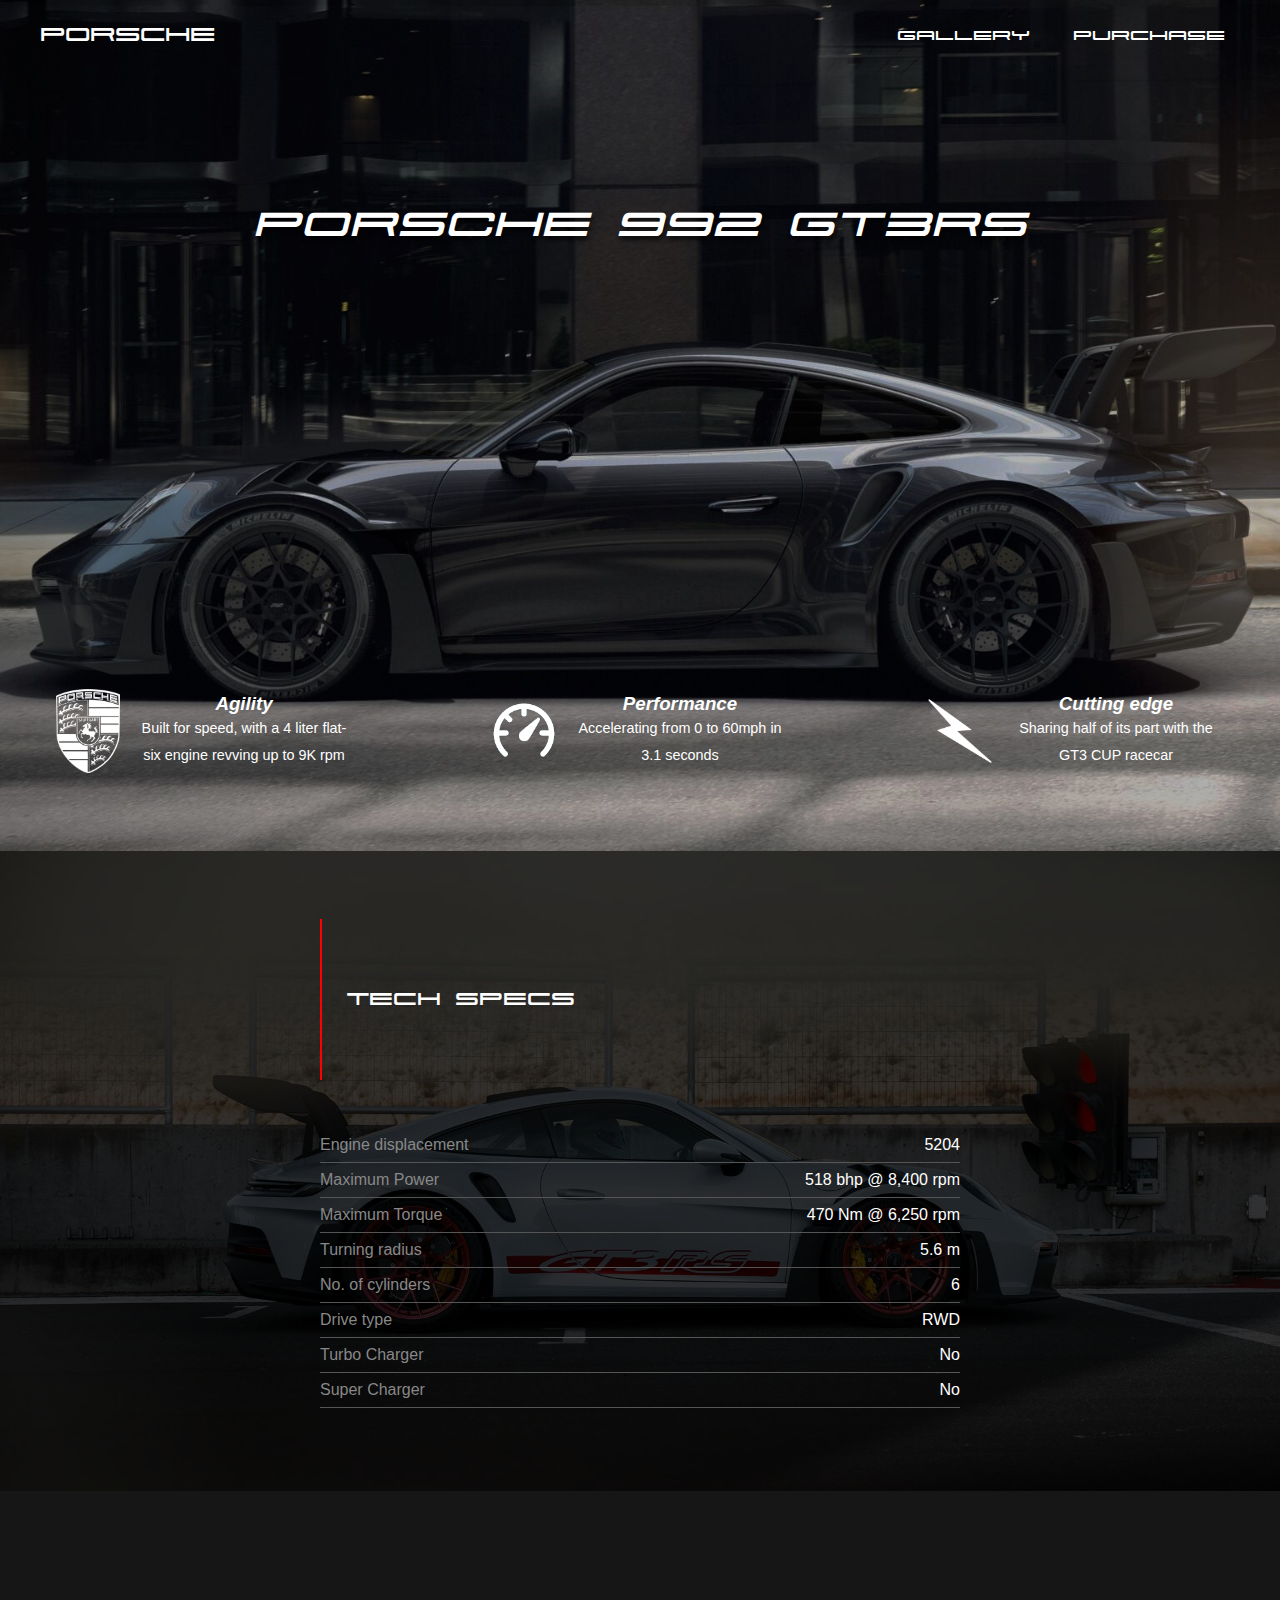
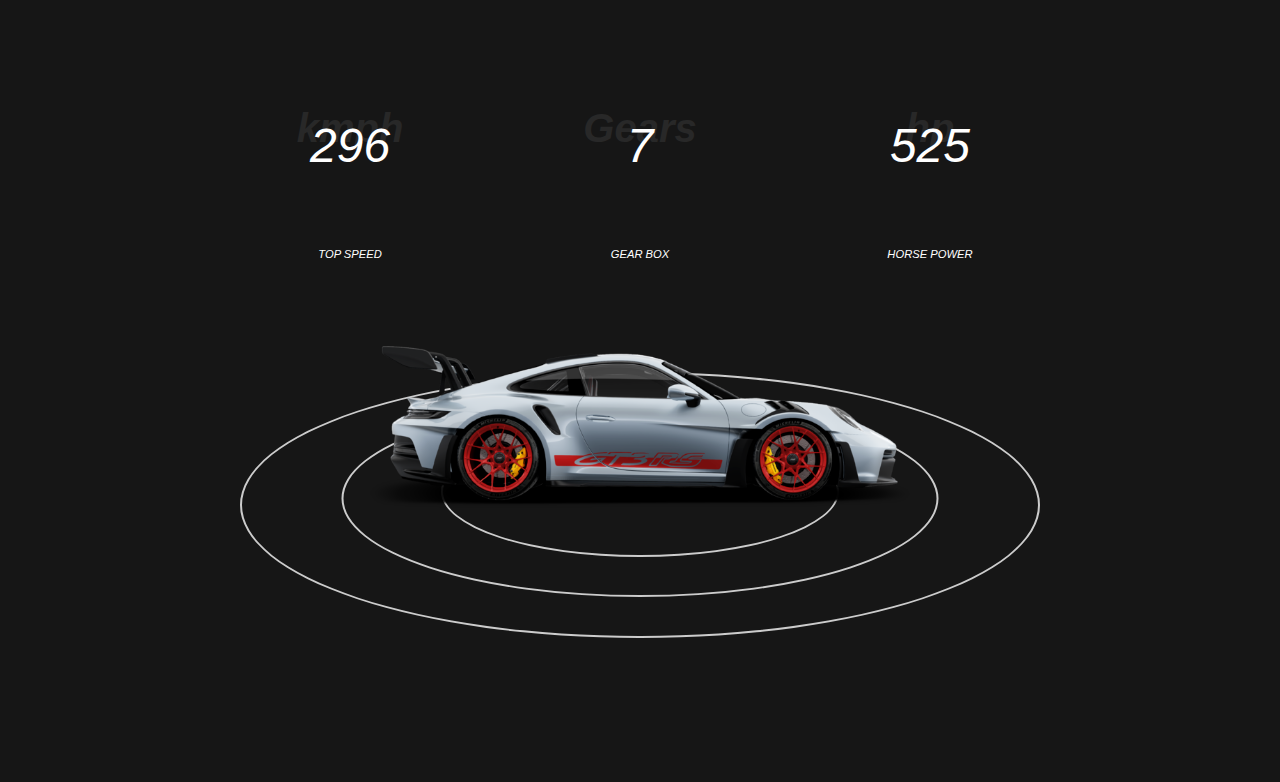
<file: levin racing hemsida/index.html>
<!DOCTYPE html>
<html lang="en">
<head>
    <meta charset="UTF-8">
    <meta http-equiv="X-UA-Compatible" content="IE=edge">
    <meta name="viewport" content="width=device-width, initial-scale=1.0">
    <link rel="stylesheet" type="text/css" href="style.css" />
    <title>Porsche</title>

<style>
@font-face {
    font-family: myFirstFont;
    src: url(911porschav3.ttf);
}

.menu, .header-body, .brand {
    font-family: myFirstFont;
}
</style>
</head>
<body>


<header>

<nav>
<a href="index.html" class="brand">Porsche</a>
<ul class="menu">
<li><a href="gallery.html">Gallery</a></li>
<li><a href="purschase.html" class="btn">Purchase</a>
</ul>

<div class="menu-btn">
<i class="fas fa-bars"></i>
</div>
</nav>

<div class="header-body">
<h1><i>PORSCHE 992 GT3RS</i></h1> </div>



<section class="about">
<div class="heading">
</div>
<br>
<br>
<br>
<br>

<div class="infos">
<div class="info">
<img src="porrlogo.png" alt="icon" />
<div>
<h3><i>Agility</i></h3>
<p>Built for speed, with a 4 liter flat-six engine revving up to 9K rpm</p>
</div>
</div>
<div class="info">
<img src="icon2.png" alt="icon" />
<div>
<h3><i>Performance</i></h3>
<p>Accelerating from 0 to 60mph in 3.1 seconds</p>
</div>
</div>

<div class="info">
<img src="light.png" alt="icon" />
<div>
<h3><i>Cutting edge</i></h3>
<p>Sharing half of its part with the GT3 CUP racecar</p>
</div>
</div>
</div>
</section>

<section class="specs">
<div>
<div class="specs-header">
<h2>Tech Specs</h2>
</div>

<ul>
<li>
<span>Engine displacement</span>
<span>5204</span>
</li>
<li>
<span>Maximum Power</span>
<span>518 bhp @ 8,400 rpm</span>
</li>
<li>
<span>Maximum Torque</span>
<span>470 Nm @ 6,250 rpm</span>
</li>
<li>
<span>Turning radius</span>
<span>5.6 m</span>
</li>
<li>
<span>No. of cylinders</span>
<span>6</span>
</li>
<li>
<span>Drive type</span>
<span>RWD</span>
</li>
<li>
<span>Turbo Charger</span>
<span>No</span>
</li>
<li>
<span>Super Charger</span>
<span>No</span>
</li>
</ul>
</div>
</section>

<section class="panels">
<div class="panels-sm">
<div class="panel">
<div>
<div class="icon">
<i class="fas fa-fire"></i>
</div>
<a href="#">
<i class="fas fa-arrow-right">
</a>
</div>
</div>
<div class="panel"></div>
<div class="panel"></div>
<div>
<div class="icon">
<i class="fas fa-tint"></i>
</div>
</div>
</div>
</div>
<div class="panel.lg"></div>
</section>

<section class="car-stats">
<div class="stats">
<div>
<h1
class="counter"
data-target="206"
data-speed="10"
>296
</h1>
<h1>kmph</h1>
<h5>Top speed</h5>
</div>
<div>
<h1
class="counter"
data-target="7"
data-speed="500"
>7
</h1>
<h1>Gears</h1>
<h5>Gear box</h5>
</div>
<div>
<h1
class="counter"
data-target="473"
data-speed="1"
>525
</h1>
<h1>hp</h1>
<h5>Horse power</h5>
</div>
</div>
<div class="car">
<div class="circle">
<img src="992.png" alt="car" />
<div class="inner-md-circle"></div>
<div class="inner-sm-circle"></div>
</div>
</div>
</section>



</header>
</body>
</html>
</file>
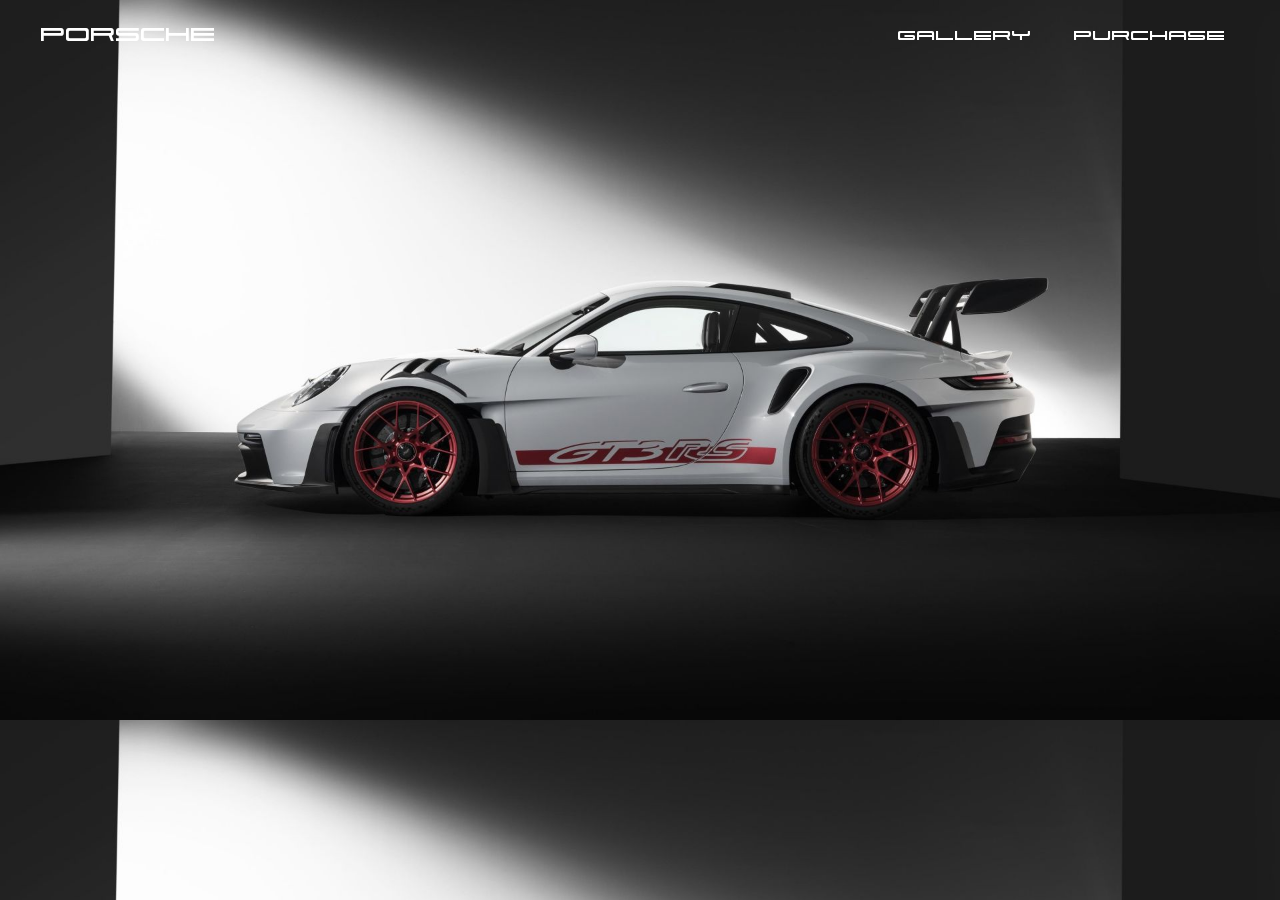
<file: levin racing hemsida/gallery.html>
<!DOCTYPE html>
<html lang="en">
<head>
    <meta charset="UTF-8">
    <meta http-equiv="X-UA-Compatible" content="IE=edge">
    <meta name="viewport" content="width=device-width, initial-scale=1.0">
    <link rel="stylesheet" type="text/css" href="gallery.css" />
    <title>Gallery</title>

    <style>
        @font-face {
            font-family: myFirstFont;
            src: url(911porschav3.ttf);
        }
        
    
        </style>
<nav>
    <a href="index.html" class="brand">Porsche</a>
    <ul class="menu">
    <li><a href="gallery.html">Gallery</a></li>
    <li><a href="purschase.html" class="btn">Purchase</a>
    </ul>
    
    <div class="menu-btn">
    <i class="fas fa-bars"></i>
    </div>
    </nav>
    
    <style>
    
    #slider { 
        overflow: hidden;

    }
    #slider figure { 
        position: fixed;
        width: 500%;
        margin: auto;
        left: 0;
        top: 0;
        animation: 20s slider infinite;
        z-index: -1;
    }
    #slider figure img { 
        width: 20%;
        float: left;
    }

    @keyframes slider {
        0% {
            left: 0;
        }
        20% {
            left: 0;
        }
        25% {
            left: -100%;
        }
        45% {
            left: -100%;
        }
        50% {
            left: -200%;
        }
        70% {
            left: -200%;
        }
        75% {
            left: -300%;
        }
        95% {
            left: -300%;
        }
        100% {
            left: -400%;
        }
    }
    </style>
    </head>
    <body>
    
    <div id="slider">
        <figure>
            <img src="slider1.jpg">
            <img src="slider2.jpg">
            <img src="slider3.jpg">
            <img src="slider4.jpg">
            <img src="slider5.jpg">
            <img src="slider1.jpg">
        </figure>
        </div>
        </body>
        </html>
</file>
<file: levin racing hemsida/style.css>
body {
    margin: 0;
    font-family: 'Poppins', sans-serif;
    color: #fff;
    background: #161616;
    align-items: center;
}


*{
    box-sizing: border-box;
    margin: 0;
    padding: 0;
}

p{
    font-size: 0.9em;
    max-width: 35em;
    line-height: 27px;
}

h1, h2{
    font-weight: 300;
    padding: 70px;
    text-align: center;
    color: #fff;
    
}

h1{
    margin: 0.5em 0;
    font-size: 3em;
}

.specs h2, .about h2{
    font-size: 1.5em;
    font-family: myFirstFont;
    padding-left: 1em;
    border-left: 0.1em #ff0000 solid;
}

ul{
    list-style: none;
}

a{
    text-decoration: none;
    color: #fff;
}

section{
    padding: 2.5em;
}

.menu {
    font-size: 1.2em;
}


nav, .infos, .info,
.specs-header, .specs li,

.stats {
    display: flex;
    justify-content: space-between;
    align-items: center;

}

.specs, .icon,
.panel:first-child,
.panel:last-child {
    display: flex;
    justify-content: center;
    align-items: center;
}

header {
    height: 100vh;
    min-height: 30em;
    background: url(drömmar.jpg)
    no-repeat center;
    background-size: cover;
    display: flex;
    flex-direction: column;
    text-align: center;
}

.background {
    opacity: 0.5;
}

nav {
padding: 1.5em 2.5em;
position: relative;
}

.menu-btn {
display: none;
}

.brand {
    font-size: 1.6em;
}

nav li {
    display: inline-block;
    margin: 0 0.8em;
    text-align: center;
}

nav a {
color: #fff;
}

nav a:hover {
 color: #eee;
}

.header-body {
    padding: 2.5em;
    height: 100%;
    width: 100%;
    display: flex;
    align-items: center;
    text-align: center;
    font-family: myFirstFont;
    justify-content: center;
    position: relative;
    text-shadow: 2px 4px 4px rgba(0, 0, 0, 0.6);
}

.header-body p {
    max-width: 25em;
}

.heading h2 {
    margin-bottom: 1em;
}

.heading p {
    margin-left: 3em;
    display: inline-block;
}

.infos {
    gap: 2em;
    height: 10px;
}

.infos, .heading {
    padding: 5em 1em;
}

.info img {
    max-width: 4em;
    margin-right: 1em;
}


.info h3 {
    margin-bottom: 0,5em;
}

.info p {
    max-width: 15em;
}

.specs {
    background: url(bild3.jpg);
    background-size: cover;
    min-height: 40em;
    position: relative;
    padding-top: 1.5em;
}

.specs-header, .specs ul {
    position: relative;
    z-index: 1;
}

.specs ul {
width: 40em;
margin-top: 3em;
}

.specs li {
    padding: 0.5em 0;
    border-bottom: #555 1px solid;
    align-items: center;
}

.specs li span:first-child {
    color: #888;
}

.panels {
    display: grid;
    grid-template-columns: 0.5fr 0.5fr;
    max-width: 1100px;
    margin: 0 auto;
    padding-top: 2em;
}


.panel:last-child {
background: #fff;
color: #555;
}


.specs::before,
.panel:nth-child(3):before {
    content: '';
    background: rgba(0, 0, 0, 0.8);
    position: absolute;
    top: 0;
    left: 0;
    width: 100%;
    height: 100%;
    z-index: 0;
}


.panel h2 {
    margin: 0.7em 0;
}

.panel-lg {
    background: url(bild5.jpg)
    no-repeat center;
    background-size: cover;
    width: 100%;
    height: 100%;
}


.panel:nth-child(4) .icon {
    border: 3px #555 solid;
}

.car-stats {
    padding: 5em 1em;
}

.stats {
    text-align: center;
    max-width: 800px;
    margin: 0 auto;
}

.stats > div {
    margin-bottom: 1em;
    position: relative;
    min-width: 10em;
}

.stats > div h1:nth-child(2) {
    color: #282828;
    position: absolute;
    top: 30%;
    left: 50%;
    transform: translate(-50%, -50%);
    z-index: -1;
    font-size: 2.5em;
    font-weight: 700;
}

.stats h5 {
    font-weight: 400;
    text-transform: uppercase;
    font-size: 0.7em;
    
}

.counter {
    margin: 0.1em 0;

}

.car {
    padding: 4em 1em 4em 1em;
    margin-top: 2em;
}

.circle {
    border: 2px #ccc solid;
    border-radius: 50%;
    width: 100%;
    max-width: 800px;
    margin: 0 auto;
    position: relative;
    background: #161616;
    animation: glow 4s ease-in-out infinite;
    aspect-ratio: 3 / 1;
}

.car img {
    width: 70%;
    position: absolute;
    top: -50%;
    left: 50%;
    transform: translateX(-50%);
    z-index: 1;
}

.circle div {
    border: inherit;
    border-radius: inherit;
    background: inherit;
    position: absolute;
    left: 50%;
    transform: translateX(-50%);
    animation: inherit;
}

.circle .inner-md-circle {
    width: 75%;
    height: 75%;
    top: 10%;
    animation-delay: 3s;
}

.circle .inner-sm-circle {
    width: 50%;
    height: 50%;
    top: 20%;
    animation-delay: 6s;
}

@keyframes glow {
    0% {
        box-shadow: none;
    }
    50% {
        box-shadow: 0 0 1em #ff0000;
    }
    
    100% {
        box-shadow: none;
    }
    }
</file>
<file: levin racing hemsida/gallery.css>
body {
    margin: 0;
    font-family: 0;
    background: #000;
}


.caption {
    background: linear-gradient(
        rgba(0, 0, 0, 0),
        #000
    );

position: absolute;
bottom: 0;
left: 0;
width: 100%;
padding: 4em 1em 2em 1em;
text-align: center;
}

.caption h1 {
    margin: 0;
    color: #fff;
    font-family: myFirstFont;
    src: url(911porschav3.ttf);
}

p {
    color: #8a8a8a;
}

.brand, .menu{
    font-family: myFirstFont;
    src: url(911porschav3.ttf);
}

.brand {
        font-size: 1.6em;
}

nav {
    padding: 1.5em 2.5em;
    position: relative;
    }
    
    .menu-btn {
    display: none;
    }
    
    .brand {
        font-size: 1.6em;
    }
    
    nav li {
        display: inline-block;
        margin: 0 0.8em;
        text-align: center;
    }
    
    nav a {
    color: #fff;
    }

    
/*ldaldladl*/

body {
    margin: 0;
    font-family: 'Poppins', sans-serif;
    color: #fff;
    background: #161616;
    align-items: center;
}


*{
    box-sizing: border-box;
    margin: 0;
    padding: 0;
}

p{
    font-size: 0.9em;
    max-width: 35em;
    line-height: 27px;
}

h1, h2{
    font-weight: 300;
    padding: 70px;
    text-align: center;
    color: #fff;
}

h1{
    margin: 0.5em 0;
    font-size: 3em;
}

.specs h2, .about h2{
    font-size: 1.5em;
    font-family: myFirstFont;
    padding-left: 1em;
    border-left: 0.1em #ff0000 solid;
}

ul{
    list-style: none;
}

a{
    text-decoration: none;
    color: #fff;
}

section{
    padding: 2.5em;
}

.menu {
    font-size: 1.2em;
}


nav, .infos, .info,
.specs-header, .specs li,

.stats {
    display: flex;
    justify-content: space-between;
    align-items: center;

}

.specs, .icon,
.panel:first-child,
.panel:last-child {
    display: flex;
    justify-content: center;
    align-items: center;
}

header {
    height: 0;
    min-height: 30em;
    background: url(drömmar.jpg)
    no-repeat center;
    background-size: cover;
    display: flex;
    flex-direction: column;
    text-align: center;
}

.background {
    opacity: 0.5;
}

nav {
position: relative;
}

.menu-btn {
display: none;
}

.brand {
    font-size: 1.6em;
}

nav li {
    display: inline-block;
    margin: 0 0.8em;
    text-align: center;
}

nav a {
color: #fff;
}

nav a:hover {
 color: #eee;
}
</file>
